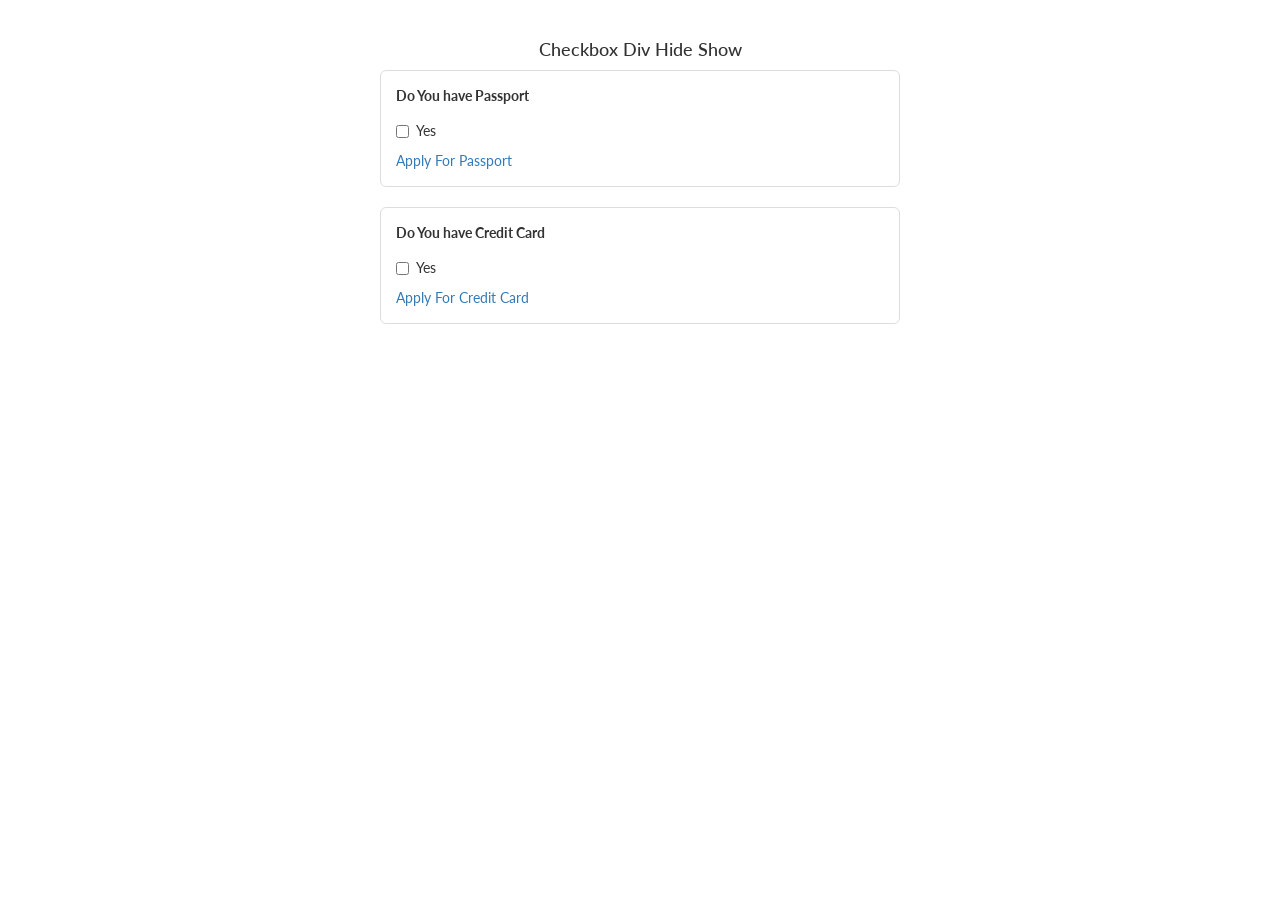
<file: C12_6651071026/index.html>
<!DOCTYPE html>
<html lang="vi">
<head>
<meta charset="UTF-8">	
<title>Câu 12 - Checkbox Div Hide Show</title>
<link rel="stylesheet" href="Styles/bootstrap.min.css">
<link rel="stylesheet" href="Styles/style.css">
<style>
</style>
</head>
<body>
<h4>Checkbox Div Hide Show</h4>

<div class="checkbox-card">
	<label for="">Do You have Passport</label>
	<div class="checkbox">
		<label>
			<input type="checkbox" class="checkme">Yes
		</label>
	</div>
	<div class="passport-box">
		<input type="text" placeholder="Enter Passport Number" 
		class="form-control">
	</div>
	<div class="apply-box">
		<a href="">Apply For Passport</a>
	</div>
</div>
<br>
<div class="checkbox-card">
	<label for="">Do You have Credit Card</label>
	<div class="checkbox">
		<label>
			<input type="checkbox" class="checkme">Yes
		</label>
	</div>
	<div class="passport-box">
		<input type="text" placeholder="Enter Credit Card Number" 
		class="form-control">
	</div>
	<div class="apply-box">
		<a href="">Apply For Credit Card</a>
	</div>
</div>

	

	



<script src="Scripts/jquery-latest.min.js"></script>
<script src="Scripts/main.js"></script>

</body>
</html>
</file>
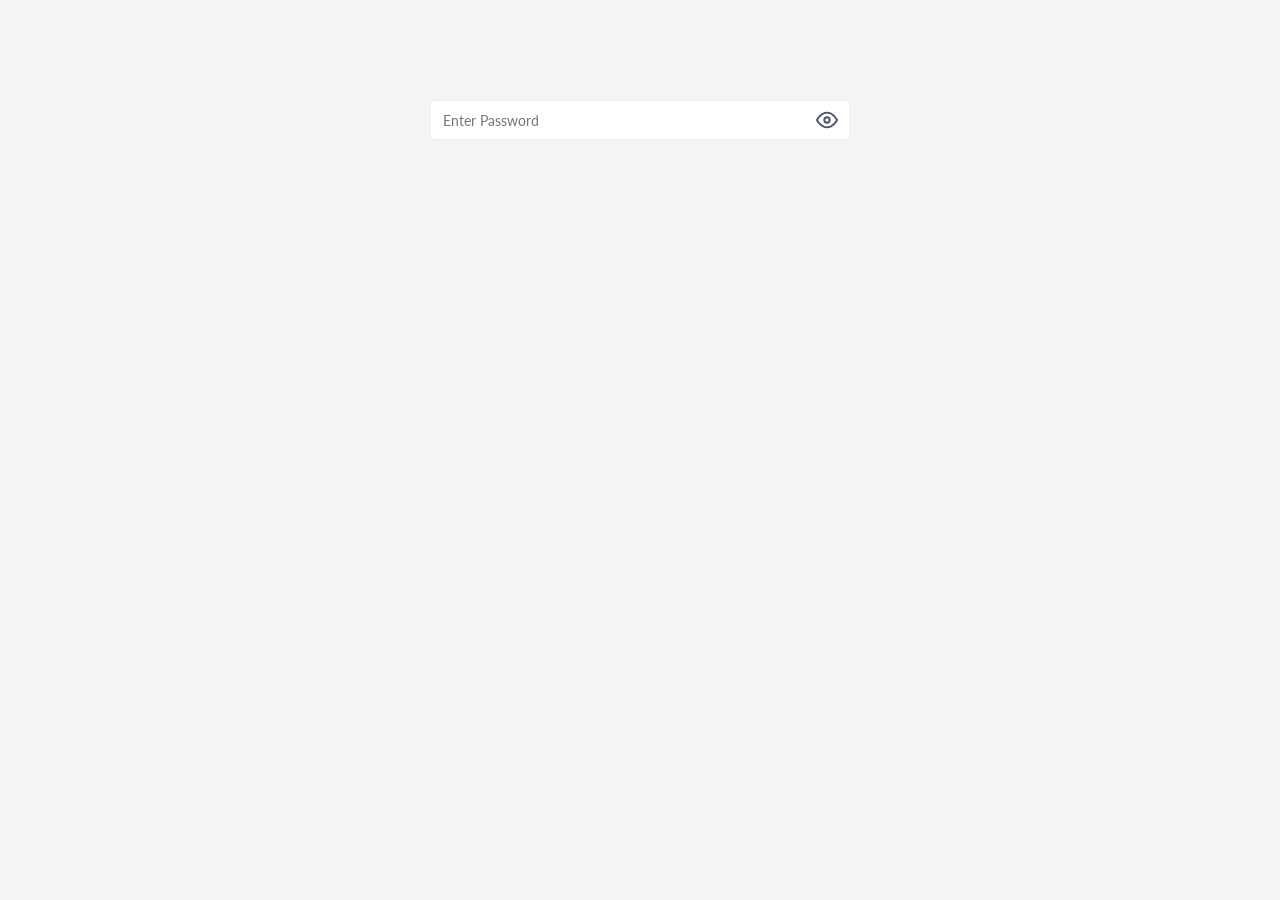
<file: C13_6651071026/index.html>
<!DOCTYPE html>
<html lang="vi">
<head>
<meta name="viewport" content="width=device-width, initial-scale=1.0, user-scalable=no">
<title>Câu 13 - Hiện/ẩn mật khẩu</title>
<meta charset="UTF-8">
<link rel="stylesheet" href="Styles/style.css">
</head>
<body>

	<div class="password-show-card">
		<input type="password" class="input-control" placeholder="Enter Password">
		<i class="fa fa-eye password-show" title="Nhấn để hiện mật khẩu"></i>
	</div>

<script src="Scripts/jquery-latest.min.js"></script>
<script src="Scripts/main.js"></script>
</body>
</html>
</file>
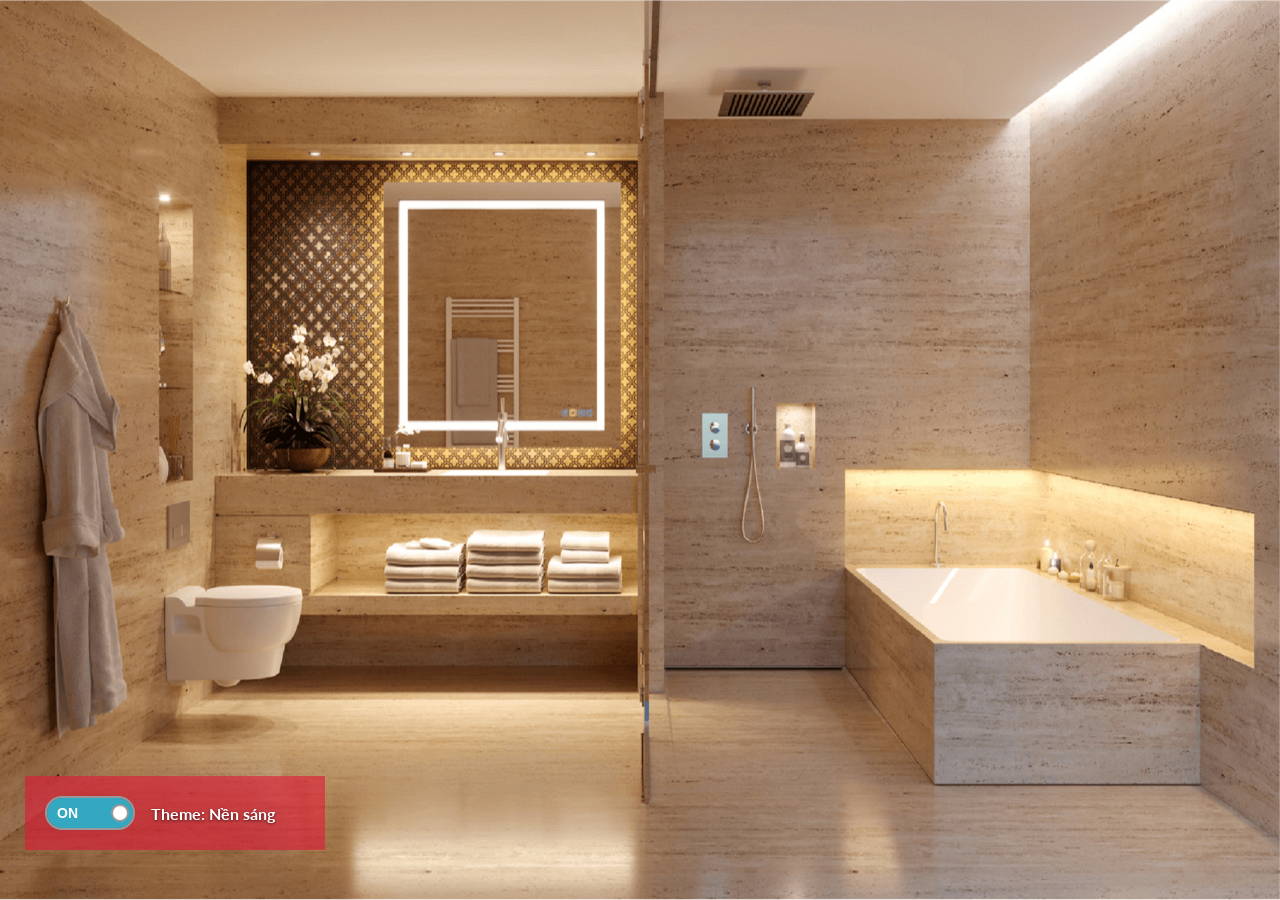
<file: C14_6651071026/index.html>
<!DOCTYPE html>
<html lang="vi">

<head>
    <meta name="viewport" content="width=device-width, initial-scale=1.0, user-scalable=no">
    <title>Câu 14 - Chuyển theme sáng / tối</title>
    <meta charset="UTF-8">
    <link rel="stylesheet" href="Styles/style.css">
</head>

<body class="theme-light">

    <!--IMAGE EFFECT: off.png = nền tối, on.png = nền sáng-->
    <div class="image-effect" id="image-effect-2">
        <img src="Images/off.png" alt="Theme tối">
        <img src="Images/on.png" class="fadeEffect" alt="Theme sáng">
    </div>

    <!--Switch Button-->
    <div class="switch-btn">
        <div class="onoffswitch">
            <input type="checkbox" name="onoffswitch" class="onoffswitch-checkbox toggle-switch-2" id="myonoffswitch" tabindex="0" checked>
            <label class="onoffswitch-label" for="myonoffswitch">
            <span class="onoffswitch-inner"></span>
            <span class="onoffswitch-switch"></span>
            </label>
        </div>
        <span class="theme-label" id="themeLabel">Theme: Nền sáng</span>
    </div>

    <script src="Scripts/jquery-latest.min.js"></script>
    <script src="Scripts/main.js"></script>
</body>

</html>
</file>
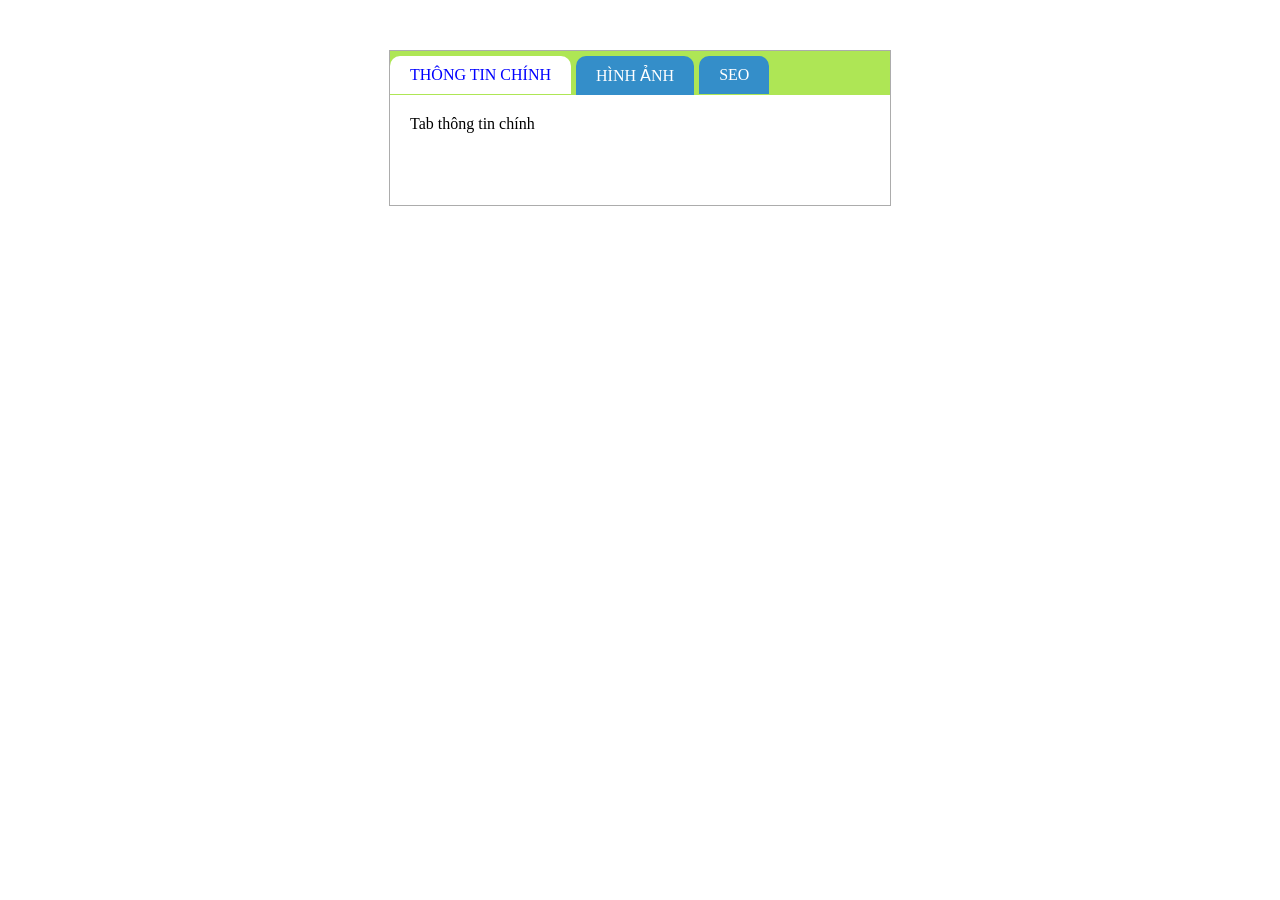
<file: C15_6651071026/index.html>
<!DOCTYPE html>
<html lang="vi">
    <head>
        <title>Câu 15 - Tabs jQuery</title>
        <meta charset="UTF-8">
        <meta name="viewport" content="width=device-width, initial-scale=1.0">
        <link rel="stylesheet" type="text/css" href="Styles/style.css">
        <script src="Scripts/jquery-3.6.1.min.js"></script>

       
    </head>
    <body>
        <div class="tab-wrapper" >
            <ul class="tab">
                <li>
                    <a href="#tab-main-info">Thông tin chính</a>
                </li>
                <li>
                    <a href="#tab-image">Hình ảnh</a>
                </li>
                <li>
                    <a href="#tab-seo">SEO</a>
                </li>
            </ul>
            <div class="tab-content">
                <div class="tab-item" id="tab-main-info">
                    Tab thông tin chính
                </div>
                <div class="tab-item" id="tab-image">
                    Tab hình ảnh
                </div>
                <div class="tab-item" id="tab-seo">
                    Tab SEO
                </div>
            </div>
        </div>
        <script src="Scripts/main.js"></script>
    </body>
</html>
</file>
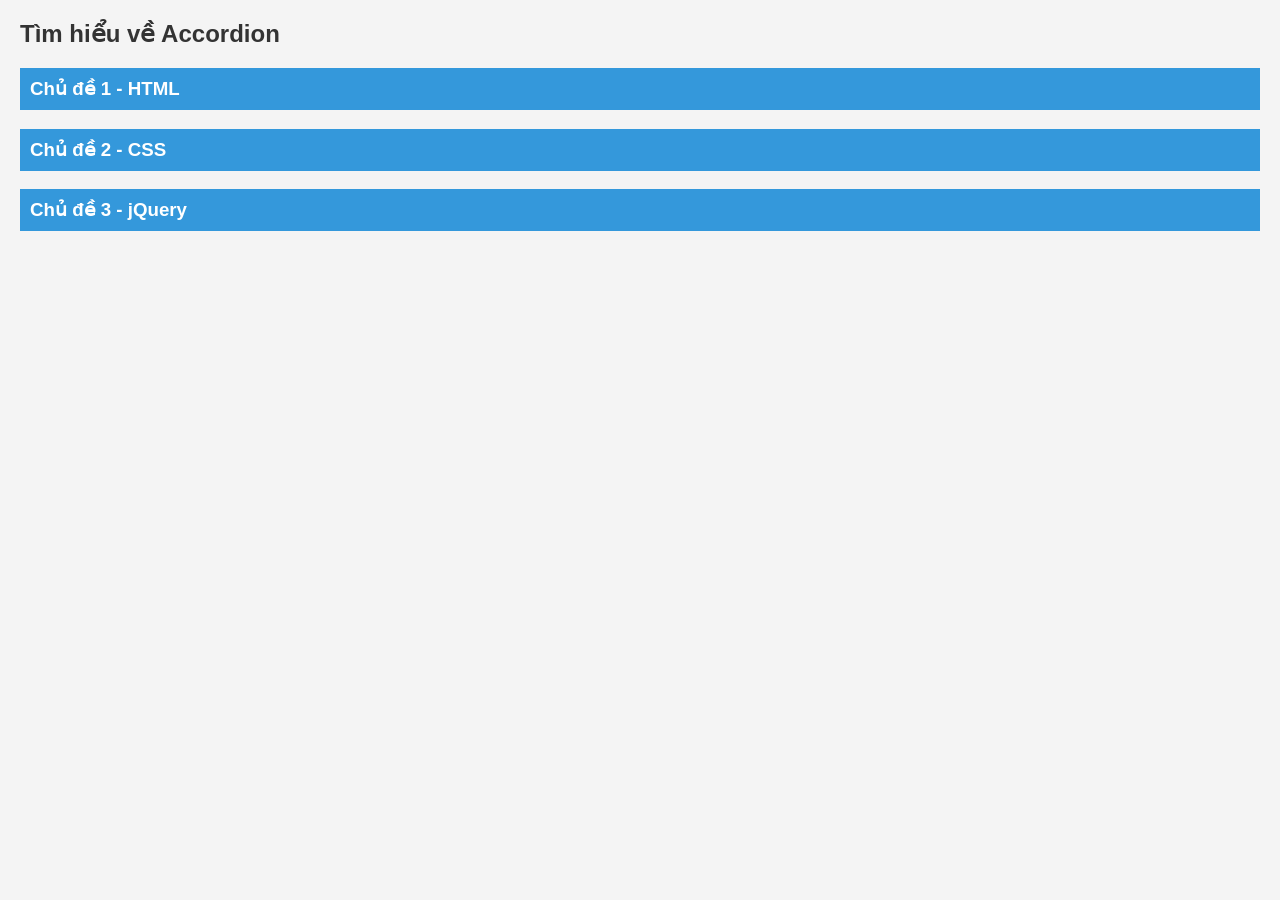
<file: C17_6651071026/index.html>
<!DOCTYPE html>
<html lang="vi">

<head>
    <meta charset="utf-8">
    <title>Câu 17 - Accordion</title>
    <script src="Scripts/jquery-3.6.1.min.js"></script>
    <link rel="stylesheet" type="text/css" href="Styles/style.css">
    

</head>

<body>
    <h2>Tìm hiểu về Accordion</h2>
    <h3>Chủ đề 1 - HTML </h3>
    <div class="box">HTML (viết tắt của từ HyperText Markup Language, hay còn gọi là "Ngôn ngữ Đánh dấu Siêu văn bản") là
        một ngôn ngữ đánh dấu được thiết kế ra để tạo nên các trang web trên World Wide Web. </div>

    <h3>Chủ đề 2 - CSS</h3>
    <div class="box">CSS là chữ viết tắt của Cascading Style Sheets, nó là một ngôn ngữ được sử dụng để tìm và định dạng
        lại các phần tử được tạo ra bởi các ngôn ngữ đánh dấu (HTML). Nói ngắn gọn hơn là ngôn ngữ tạo phong cách cho
        trang web</div>

    <h3>Chủ đề 3 - jQuery</h3>
    <div class="box">jQuery là một thư viện JavaScript được thiết kế đơn giản hóa thao tác HTML DOM, cũng như xử lý sự
        kiện, hoạt ảnh CSS, và Ajax</div>
<script src="Scripts/main.js"></script>
</body>

</html>
</file>
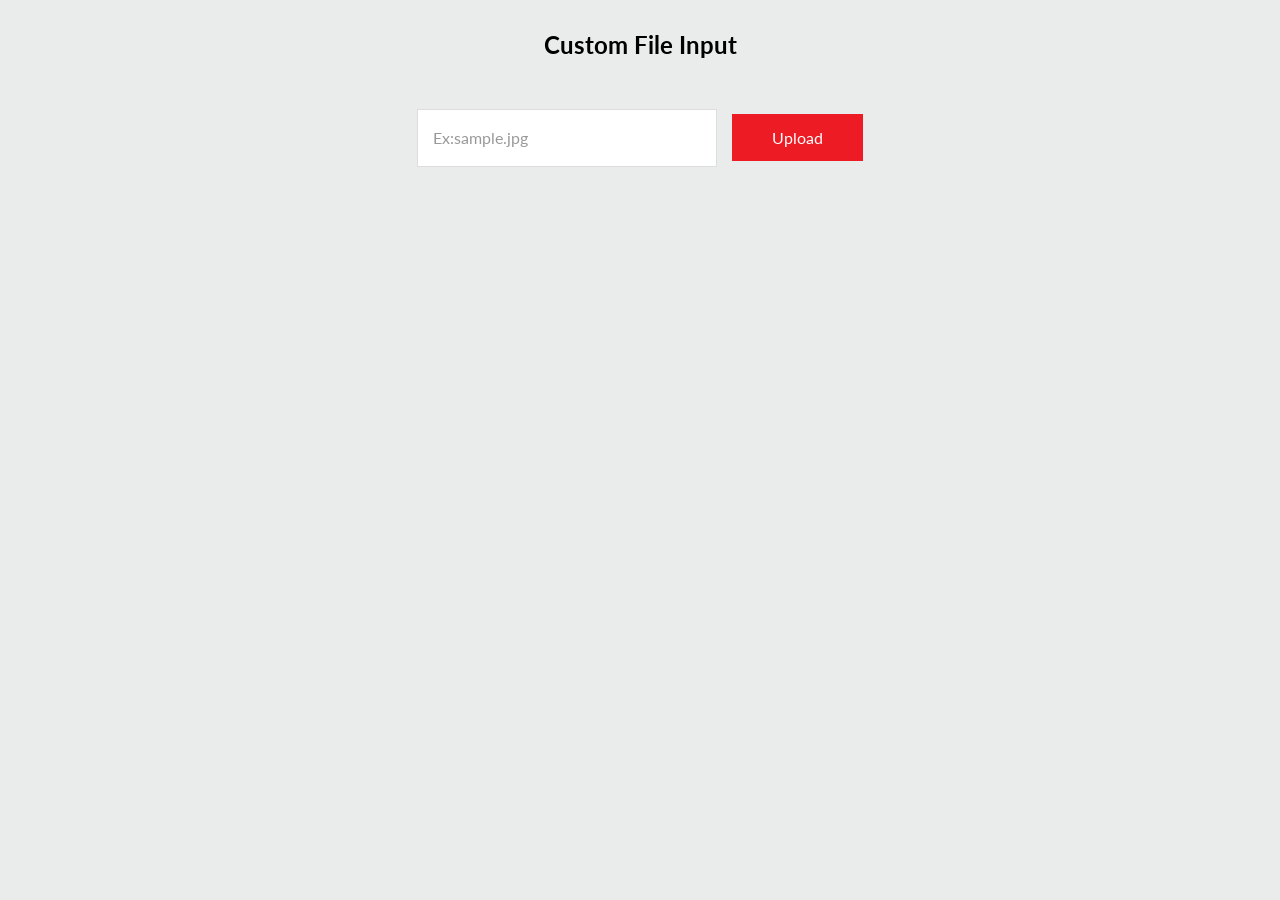
<file: C11_6651071026/C11_index.html>
<!DOCTYPE html>
<html lang="vi">
<head>
<meta name="viewport" content="width=device-width, initial-scale=1.0, user-scalable=no">
<title>Câu 11 - Custom File Input</title>
<meta charset="UTF-8">
<link rel="stylesheet" href="Styles/style.css">
</head>
<body>

<h2 class="text-center">Custom File Input</h2>

<div class="custom-file-wrp">
	<div class="filename" id="filename">
		Ex:sample.jpg
	</div>
	<div class="custom-file">
		<label for="fileupload">Upload</label>
		<input type="file" id="fileupload">
	</div>
</div>

<script src="Scripts/jquery-latest.min.js"></script>
<script src="Scripts/main.js"></script>
</body>
</html>
</file>
<file: C12_6651071026/Styles/style.css>
@import url('https://fonts.googleapis.com/css?family=Lato:400,700,900|Open+Sans:300,400|Oswald:400,700');
* { padding: 0; margin: 0; box-sizing: border-box }
body {font-family:'Lato',sans-serif;padding: 30px;}

/**************/
h4{text-align: center}

.checkbox-card{
	border: 1px solid #f4f4f4;
	padding: 15px;
}

.passport-box{
	display: none
}

.apply-box{
	margin-top: 10px;
	display: none
}

/* ===== Bổ sung cho Câu 12 ===== */
.checkbox-card{max-width:520px;margin:0 auto;border-color:#ddd;border-radius:6px}
.apply-box a{color:#337ab7}
</file>
<file: C13_6651071026/Styles/style.css>
@import url('https://fonts.googleapis.com/css?family=Lato:400,700,900|Open+Sans:300,400|Oswald:400,700');

* {
padding: 0;
margin: 0;
box-sizing: border-box;
font-family: 'Lato', sans-serif;
}

html,body{
width: 100%;
height: 100%;
background: #f4f4f4;
padding: 20px;
}

/***************/

.password-show-card{
	position: relative
}

.password-show-card .input-control{
	width: 100%;
	height: 40px;
	background: #fff;
	border: 1px solid #eee;
	box-shadow: 0px 0px 2px #eee;
	padding: 6px 12px;
	font-size: 14px;
	color: #333333
}

.password-show-card .input-control:focus{
border: 1px solid #66afe9;
}

.password-show-card .password-show{
position: absolute;
top: 12px;
right: 12px;
cursor: pointer;
}





/* ===== Bổ sung cho Câu 13 =====
   Icon mắt dùng ảnh SVG cục bộ (không phụ thuộc CDN Font Awesome) */
.password-show-card{max-width:420px;margin:60px auto}
.password-show-card .password-show{
  width:22px;height:22px;top:9px;
  background:url(../Images/eye.svg) center/contain no-repeat;
}
.password-show-card .password-show.fa-eye-slash{background-image:url(../Images/eye-off.svg)}
</file>
<file: C14_6651071026/Styles/style.css>
@import url('https://fonts.googleapis.com/css?family=Lato:400,700,900|Open+Sans:300,400|Oswald:400,700');
* {
    padding: 0;
    margin: 0;
    box-sizing: border-box
}

body {
    font-family: 'Lato', sans-serif;
    background: #eaebeb;
}


/**************/


/******Image Transition Effect*********/

.image-effect {
    position: relative;
}

.image-effect img {
    position: absolute;
    left: 0;
    transition: opacity 1.2s ease-in-out;
    opacity: 0;
    height: 100vh;
    width: 100%;
}

.image-effect img.fadeEffect {
    opacity: 1;
}


/****/

.switch-btn {
    margin-left: 25px;
    position: absolute;
    bottom: 50px;
    z-index: 10;
    background: rgba(226, 25, 55, .6);
    width: 300px;
    padding: 20px;
    display: flex;
    align-items: center;
}

.onoffswitch {
    position: relative;
    width: 90px;
    -webkit-user-select: none;
    -moz-user-select: none;
    -ms-user-select: none;
}

.onoffswitch-checkbox {
    position: absolute;
    opacity: 0;
    pointer-events: none;
}

.onoffswitch-label {
    display: block;
    overflow: hidden;
    cursor: pointer;
    border: 2px solid #999999;
    border-radius: 20px;
}

.onoffswitch-inner {
    display: block;
    width: 200%;
    margin-left: -100%;
    transition: margin 0.3s ease-in 0s;
}

.onoffswitch-inner:before,
.onoffswitch-inner:after {
    display: block;
    float: left;
    width: 50%;
    height: 30px;
    padding: 0;
    line-height: 30px;
    font-size: 14px;
    color: white;
    font-family: Trebuchet, Arial, sans-serif;
    font-weight: bold;
    box-sizing: border-box;
}

.onoffswitch-inner:before {
    content: "ON";
    padding-left: 10px;
    background-color: #34A7C1;
    color: #FFFFFF;
}

.onoffswitch-inner:after {
    content: "OFF";
    padding-right: 10px;
    background-color: #EEEEEE;
    color: #999999;
    text-align: right;
}

.onoffswitch-switch {
    display: block;
    width: 18px;
    margin: 6px;
    background: #FFFFFF;
    position: absolute;
    top: 2px;
    bottom: 0;
    right: 56px;
    border: 2px solid #999999;
    border-radius: 20px;
    transition: all 0.3s ease-in 0s;
    height: 18px;
}

.onoffswitch-checkbox:checked+.onoffswitch-label .onoffswitch-inner {
    margin-left: 0;
}

.onoffswitch-checkbox:checked+.onoffswitch-label .onoffswitch-switch {
    right: 0px;
}

/* ===== Bổ sung cho Câu 14 ===== */
.switch-btn{gap:16px;color:#fff;font-weight:700}
.switch-btn .theme-label{text-shadow:0 1px 3px rgba(0,0,0,.6)}
body.theme-light{background:#fff}
body.theme-dark{background:#222}
</file>
<file: C15_6651071026/Styles/style.css>
.tab-wrapper{
    width: 500px;
    margin: 50px auto;
    border: solid 1px #acacac;
}
.tab-wrapper ul{
    overflow: hidden;
    background: #aee655;
    margin: 0px;
    padding: 0px;
}
.tab-wrapper ul li{
    float: left;
    list-style: none;
    padding: 10px 20px;
    background: #348ec9;
    border-radius: 10px 10px 0px 0px;
    margin-right: 5px;
    margin-top: 5px;
}
.tab-wrapper ul li.active{
    background: #Fff;
}
.tab-wrapper ul li.active a{
    color: blue;
}
.tab-wrapper ul li a{
    color: #fff;
    text-transform: uppercase;
    text-decoration: none;
}
.tab-content{
    padding: 20px;
}
.tab-item{
    display: none;
}

/* ===== Bổ sung cho Câu 15 ===== */
.tab-wrapper ul li{cursor:pointer;transition:background .2s}
.tab-wrapper ul li:hover{background:#2b7db5}
.tab-wrapper ul li.active:hover{background:#fff}
.tab-wrapper ul li a{display:block}
.tab-content{min-height:70px}
</file>
<file: C17_6651071026/Styles/style.css>
body {
            font-family: 'Arial', sans-serif;
            background-color: #f4f4f4;
            margin: 20px;
        }

        h2 {
            color: #333;
        }

        h3 {
            background-color: #3498db;
            color: #fff;
            padding: 10px;
            margin-bottom: 10px;
            cursor: pointer;
        }

        .box {
            border: 3px solid #3498db;
            display: none;
            padding: 10px;
            background-color: #fff;
            margin-top: 5px;
            width: 100%;
            box-sizing: border-box;
        }

/* ===== Bổ sung cho Câu 17 ===== */
h3{user-select:none}
h3.active{background-color:#1f6fa8}
</file>
<file: C11_6651071026/Styles/style.css>
@import url('https://fonts.googleapis.com/css?family=Lato:400,700,900|Open+Sans:300,400|Oswald:400,700');
* { padding: 0; margin: 0; box-sizing: border-box }
body {font-family:'Lato',sans-serif;padding: 30px;background: #eaebeb;}

/**************/

.text-center{
text-align: center;
margin-bottom: 50px;
}

.custom-file-wrp{
	display: flex;
	justify-content: center;
	align-items: center;
}

.filename{
	background: #fff;
	padding: 15px 15px;
	border: 1px solid #ddd;
	width: 300px;
	margin-right: 15px;
	color: #999
}

.custom-file input[type="file"]
{
	display: none
}

.custom-file label{
	cursor: pointer;
	background: #ed1c24;
	display: inline-block;
	color: #fff;
	padding: 14px 40px;
	text-align: center;
}

/* ===== Bổ sung cho Câu 11 ===== */
.filename{word-break:break-all;line-height:1.6;min-height:56px}
.filename.has-file{color:#222}
.filename .ten{font-weight:700}
.filename .mr{display:inline-block;background:#ed1c24;color:#fff;padding:0 10px;border-radius:12px;font-weight:700}
</file>
